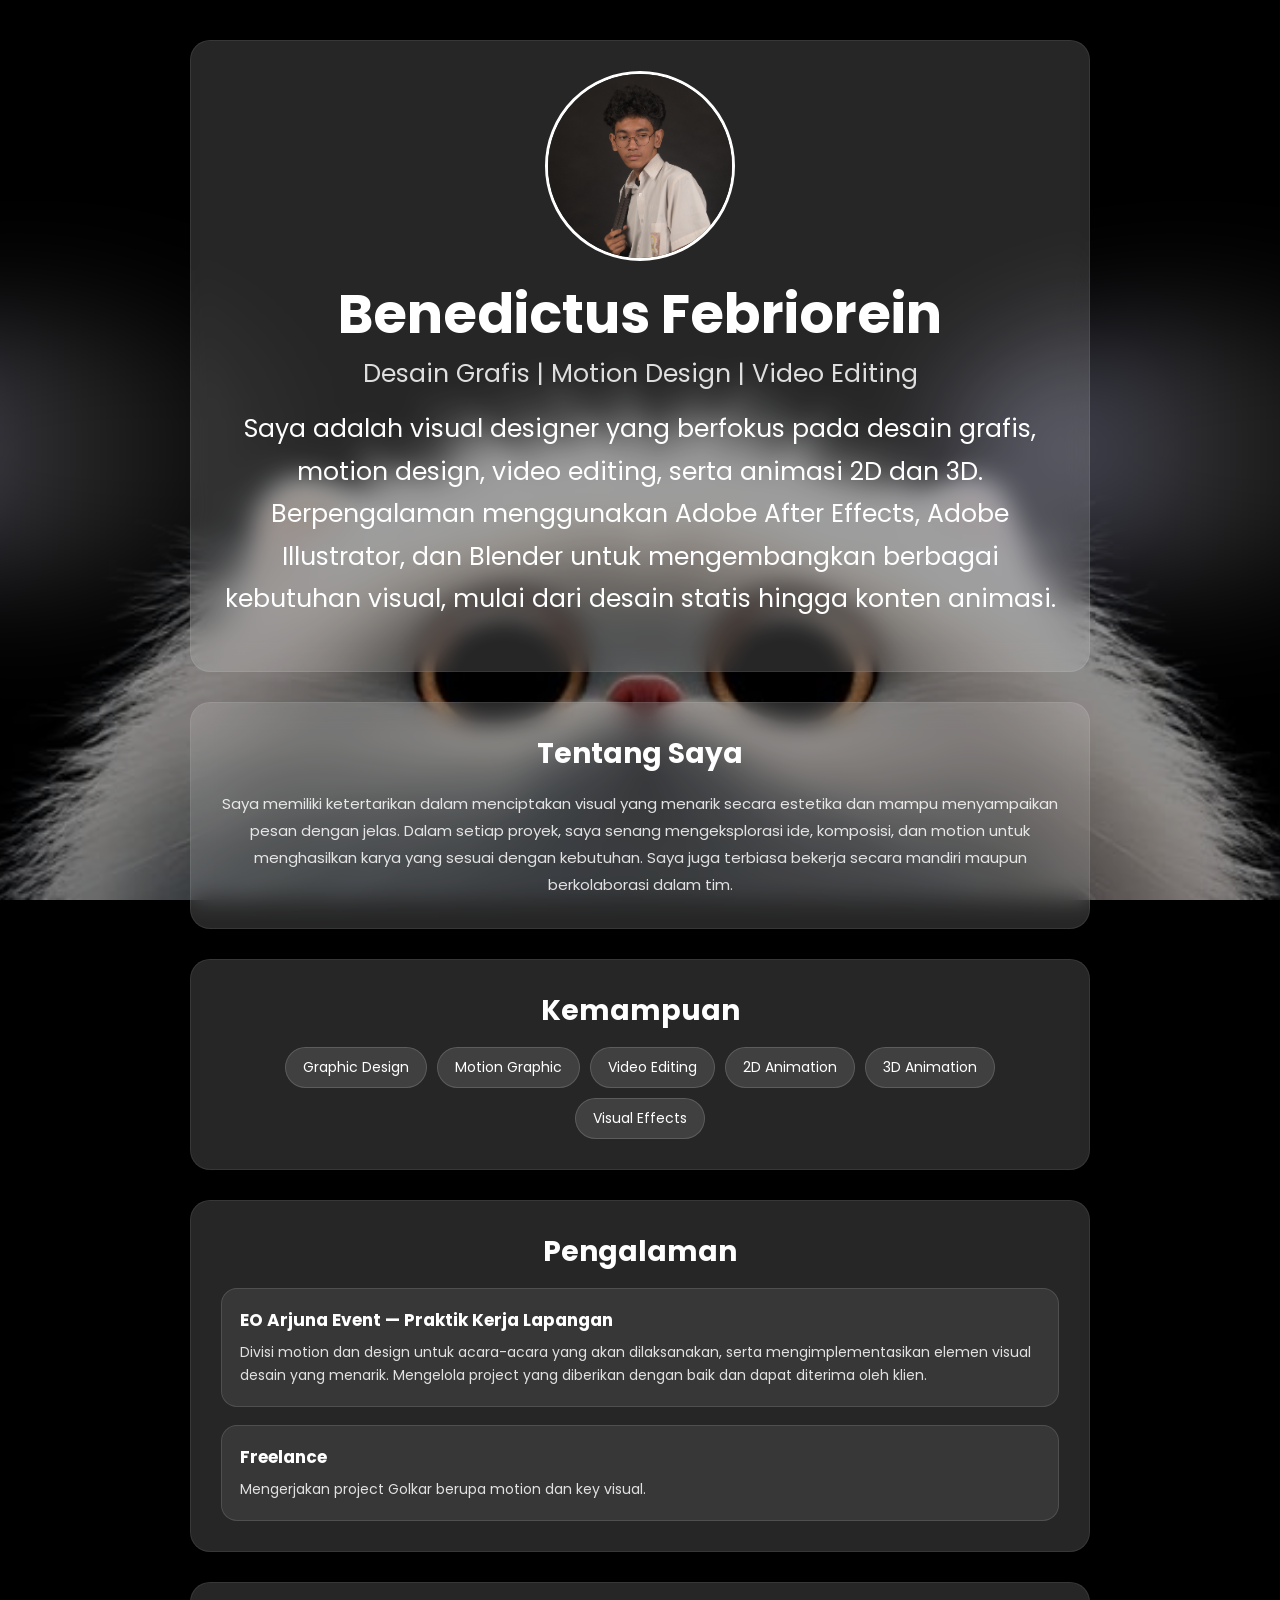
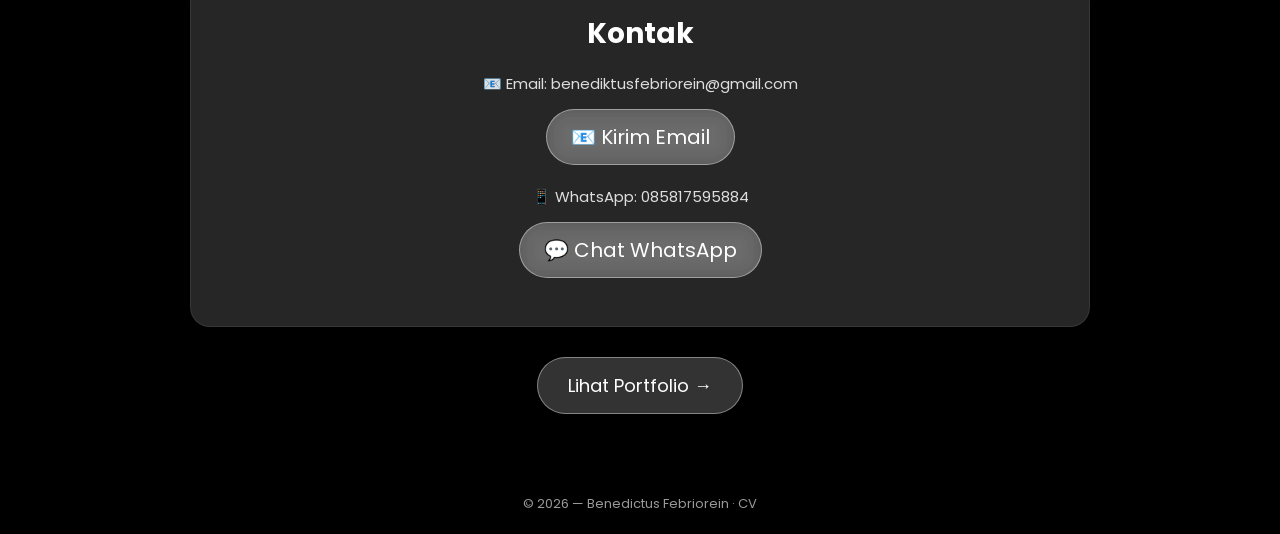
<file: index.html>
<!DOCTYPE html>
<html lang="id">

<head>
  <meta charset="UTF-8">
  <title>CV — Benedictus Febriorein</title>
  <meta name="viewport" content="width=device-width, initial-scale=1.0">

  <link href="https://fonts.googleapis.com/css2?family=Poppins:wght@300;400;500;600&display=swap" rel="stylesheet">

  <link rel="stylesheet" href="style.css">
</head>

<body>

  <!-- BACKGROUND -->
  <div class="bg-image"></div>
  <div class="overlay"></div>

  <!-- PARTICLES -->
  <div class="particles"></div>

  <!-- AMBIENT LIGHT -->
  <div class="ambient-shape left"></div>
  <div class="ambient-shape right"></div>

  <!-- MAIN -->
  <main class="container">

    <!-- PROFILE -->
    <section class="about glass">

      <img src="BENED.png" alt="Foto Profil">

      <h1>Benedictus Febriorein</h1>

      <p class="role">
        Desain Grafis | Motion Design | Video Editing
      </p>

      <p class="cv">
       Saya adalah visual designer yang berfokus pada desain grafis, motion design, video editing, serta animasi 2D dan 3D.
        Berpengalaman menggunakan Adobe After Effects, Adobe Illustrator, dan Blender untuk mengembangkan berbagai kebutuhan visual, mulai dari desain statis hingga konten animasi.
      </p>

    </section>


    <!-- TENTANG SAYA -->
    <section class="cv-section glass">

      <h2>Tentang Saya</h2>

      <p>
        Saya memiliki ketertarikan dalam menciptakan visual yang menarik secara estetika dan mampu menyampaikan pesan dengan jelas.
        Dalam setiap proyek, saya senang mengeksplorasi ide, komposisi, dan motion untuk menghasilkan karya yang sesuai dengan kebutuhan.
        Saya juga terbiasa bekerja secara mandiri maupun berkolaborasi dalam tim.
      </p>

    </section>


    <!-- KEAHLIAN -->
    <section class="cv-section glass">

      <h2>Kemampuan</h2>

      <div class="skill-list">

        <span>Graphic Design</span>
        <span>Motion Graphic</span>
        <span>Video Editing</span>
        <span>2D Animation</span>
        <span>3D Animation</span>
        <span>Visual Effects</span>

      </div>

    </section>


    <!-- PENGALAMAN -->
    <section class="cv-section glass">

      <h2>Pengalaman</h2>

      <div class="experience-list">

        <div class="experience-item">
          <h3>EO Arjuna Event — Praktik Kerja Lapangan</h3>
          <p>
            Divisi motion dan design untuk acara-acara yang akan dilaksanakan,
            serta mengimplementasikan elemen visual desain yang menarik.
            Mengelola project yang diberikan dengan baik dan dapat diterima oleh klien.
          </p>
        </div>

        <div class="experience-item">
          <h3>Freelance</h3>
          <p>
            Mengerjakan project Golkar berupa motion dan key visual.
          </p>
        </div>

      </div>

    </section>


    <!-- CONTACT -->
    <section class="cv-section glass contact-box">

      <h2>Kontak</h2>

      <p>
        📧 Email:
        <strong>benediktusfebriorein@gmail.com</strong>
      </p>

      <a
        href="mailto:benediktusfebriorein@gmail.com"
        class="btn glass-btn"
      >
        📧 Kirim Email
      </a>

      <p>
        📱 WhatsApp:
        <strong>085817595884</strong>
      </p>

      <a
        href="https://wa.me/6285817595884"
        class="btn glass-btn"
        target="_blank"
        rel="noopener noreferrer"
      >
        💬 Chat WhatsApp
      </a>
    </section>


    <!-- GO TO PORTFOLIO -->
    <div class="page-navigation">

      <a href="portfolio.html" class="btn glass-btn portfolio-btn">
        Lihat Portfolio →
      </a>

    </div>

  </main>


  <!-- FOOTER -->
  <footer class="credit">
    © 2026 — Benedictus Febriorein · CV
  </footer>


  <script src="script.js"></script>

</body>
</html>
</file>
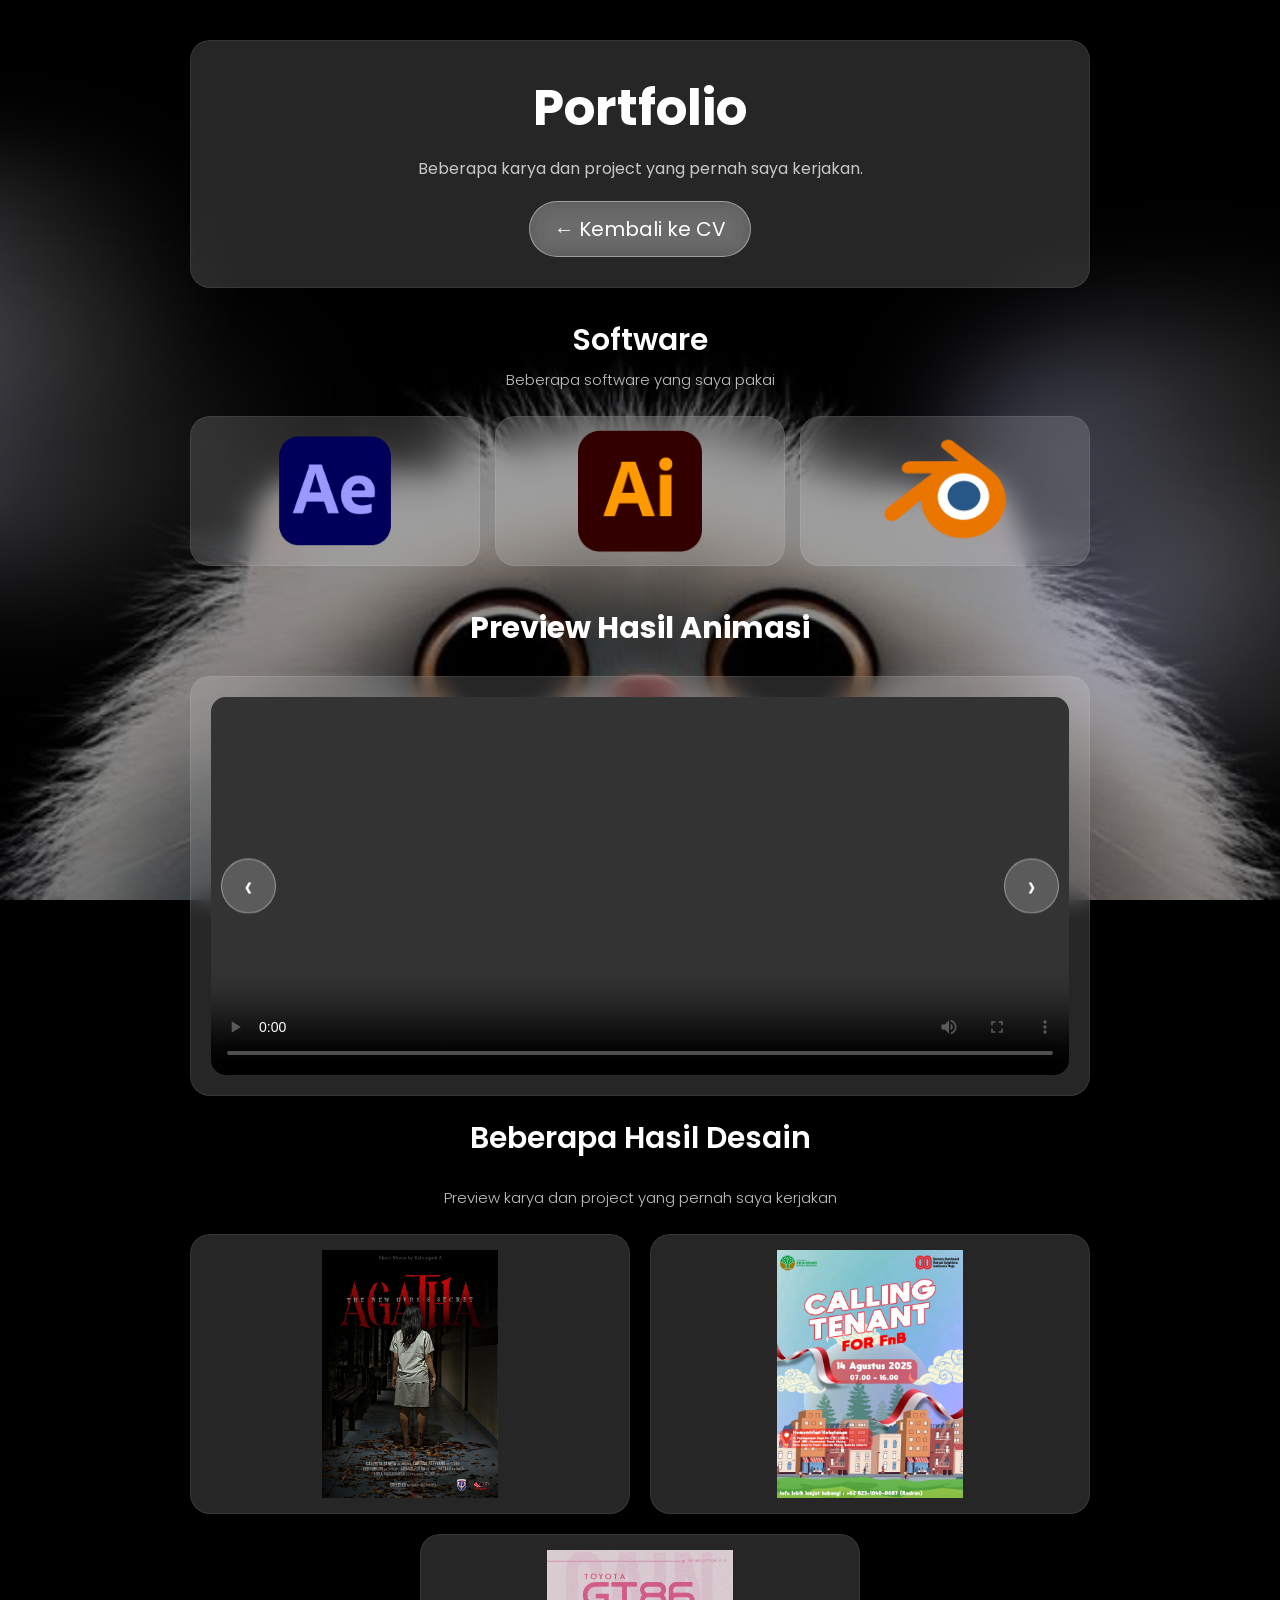
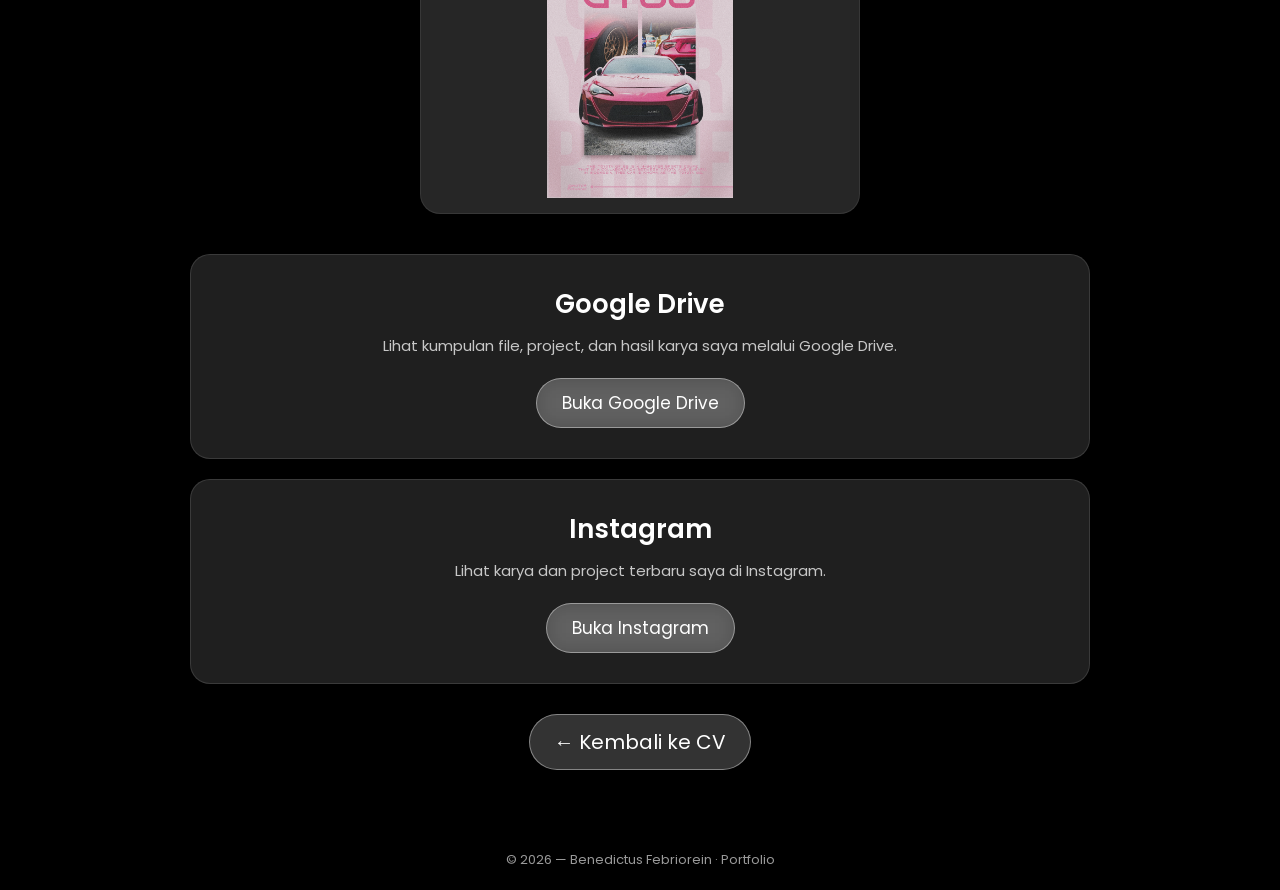
<file: portfolio.html>
<!DOCTYPE html>
<html lang="id">

<head>
  <meta charset="UTF-8">
  <title>Portfolio — Benedictus Febriorein</title>
  <meta name="viewport" content="width=device-width, initial-scale=1.0">

  <link href="https://fonts.googleapis.com/css2?family=Poppins:wght@300;400;500;600&display=swap" rel="stylesheet">

  <link rel="stylesheet" href="style.css">
</head>

<body>

  <!-- BACKGROUND -->
  <div class="bg-image"></div>
  <div class="overlay"></div>

  <!-- PARTICLES -->
  <div class="particles"></div>

  <!-- AMBIENT LIGHT -->
  <div class="ambient-shape left"></div>
  <div class="ambient-shape right"></div>
  <div class="ambient-shape mid-left"></div>
  <div class="ambient-shape mid-right"></div>


  <!-- MAIN -->
  <main class="container">


    <!-- HEADER -->
    <section class="page-header glass">

      <h1>Portfolio</h1>

      <p>
        Beberapa karya dan project yang pernah saya kerjakan.
      </p>

      <a href="index.html" class="btn glass-btn">
        ← Kembali ke CV
      </a>

    </section>


    <!-- SOFTWARE -->
    <div class="gallery-title">

      <h2>Software</h2>

      <p>
        Beberapa software yang saya pakai
      </p>

    </div>


    <section class="gallery software-gallery">

      <div class="glass png-box">

        <img
          src="AFTER EFFECT.png"
          alt="Adobe After Effects"
        >

      </div>


      <div class="glass png-box">

        <img
          src="ILLUSTRATOR.png"
          alt="Adobe Illustrator"
        >

      </div>


      <div class="glass png-box">

        <img
          src="BLENDER.png"
          alt="Blender"
        >

      </div>

    </section>


    <!-- VIDEO -->
    <section class="portfolio">

      <h2>Preview Hasil Animasi</h2>

      <div class="glass video-box">

        <div class="slider">

          <button
            class="nav glass-btn"
            onclick="prevSlide()"
          >
            ‹
          </button>


          <!-- VIDEO 1 -->
          <video
            class="slide active"
            controls
          >

            <source
              src="ANIMASI GAWANGAN SINARMAS.mp4"
              type="video/mp4"
            >

          </video>


          <!-- VIDEO 2 -->
          <video
            class="slide"
            controls
          >

            <source
              src="GOLKAR.mp4"
              type="video/mp4"
            >

          </video>


          <button
            class="nav glass-btn"
            onclick="nextSlide()"
          >
            ›
          </button>

        </div>

      </div>


      <!-- HASIL DESAIN -->
      <div class="gallery-title">

        <h2>Beberapa Hasil Desain</h2>

        <p>
          Preview karya dan project yang pernah saya kerjakan
        </p>

      </div>


      <section class="gallery">

        <div class="glass png-box">

          <img
            src="POSTER AGATHA (result).jpg"
            alt="Hasil Desain 1"
          >

        </div>


        <div class="glass png-box">

          <img
            src="POSTER CALLING TENANT KLHK.jpg"
            alt="Hasil Desain 2"
          >

        </div>


        <div class="glass png-box png-bottom">

          <img
            src="POSTER DSN.jpg"
            alt="Hasil Desain 3"
          >

        </div>

      </section>


      <!-- GOOGLE DRIVE -->
      <div class="glass link-box">

        <h3>Google Drive</h3>

        <p>
          Lihat kumpulan file, project, dan hasil karya saya
          melalui Google Drive.
        </p>

        <a
          href="https://drive.google.com/drive/folders/1oE4mKmVsFOxpe-XIDB06rcjWtzPXiiIp"
          class="btn glass-btn"
          target="_blank"
          rel="noopener noreferrer"
        >
          Buka Google Drive
        </a>

      </div>


      <!-- INSTAGRAM -->
      <div class="glass link-box">

        <h3>Instagram</h3>

        <p>
          Lihat karya dan project terbaru saya di Instagram.
        </p>

        <a
          href="https://www.instagram.com/benedictfebs/"
          class="btn glass-btn"
          target="_blank"
          rel="noopener noreferrer"
        >
          Buka Instagram
        </a>

      </div>


      <!-- BACK TO CV -->
      <div class="page-navigation">

        <a
          href="index.html"
          class="btn glass-btn"
        >
          ← Kembali ke CV
        </a>

      </div>

    </section>

  </main>


  <!-- FOOTER -->
  <footer class="credit">
    © 2026 — Benedictus Febriorein · Portfolio
  </footer>


  <script src="script.js"></script>

</body>
</html>
</file>
<file: style.css>
/* =========================================
   RESET
========================================= */

* {
  margin: 0;
  padding: 0;
  box-sizing: border-box;
  font-family: 'Poppins', sans-serif;
}

html {
  scroll-behavior: smooth;
}

body {
  min-height: 100vh;
  overflow-x: hidden;
  color: white;
  background: #000;
}


/* =========================================
   FOTO BACKGROUND
========================================= */

.bg-image {
  position: fixed;
  inset: 0;

  width: 100%;
  height: 100%;

  background-image: url("BACKGROUND.jpg");
  background-size: cover;
  background-position: center;
  background-repeat: no-repeat;

  z-index: -3;
}

/* OVERLAY */

.overlay {
  position: fixed;
  inset: 0;

  background: rgba(0, 0, 0, 0.45);

  z-index: -2;
}


/* =========================================
   DARK OVERLAY
========================================= */

.overlay {
  position: fixed;
  inset: 0;

  background: rgba(0, 0, 0, 0.45);

  z-index: -2;
}


/* =========================================
   AMBIENT SHAPES
========================================= */

.ambient-shape {
  position: fixed;

  top: 50%;

  width: 520px;
  height: 260px;

  background: linear-gradient(
    90deg,
    rgba(200, 200, 255, 0.45),
    rgba(255, 255, 255, 0.15),
    transparent
  );

  border-radius: 100%;

  filter: blur(60px);

  transform: translateY(-50%);

  animation: turbulence 6s ease-in-out infinite;

  pointer-events: none;

  z-index: -1;
}

.ambient-shape.left {
  left: -200px;
}

.ambient-shape.right {
  right: -200px;

  animation-delay: 3s;
}

.ambient-shape.mid-left {
  left: -250px;
  top: 30%;

  transform: translateY(-50%) scale(0.8);

  animation-delay: 2s;
}

.ambient-shape.mid-right {
  right: -250px;
  top: 70%;

  transform: translateY(-50%) scale(0.9);

  animation-delay: 4s;
}


/* =========================================
   AMBIENT ANIMATION
========================================= */

@keyframes turbulence {

  0% {
    transform: translateY(-50%) scale(1) rotate(0deg);
  }

  30% {
    transform: translateY(-60%) scale(1.35) rotate(10deg);
  }

  60% {
    transform: translateY(-45%) scale(1.15) rotate(-8deg);
  }

  100% {
    transform: translateY(-50%) scale(1) rotate(0deg);
  }

}


/* =========================================
   MAIN CONTAINER
========================================= */

.container {
  position: relative;

  width: 90%;
  max-width: 900px;

  margin: auto;

  padding: 40px 0;

  z-index: 2;
}


/* =========================================
   GLASS
========================================= */

.glass {
  background: rgba(255, 255, 255, 0.15);

  backdrop-filter: blur(12px);
  -webkit-backdrop-filter: blur(12px);

  border: 1px solid rgba(255, 255, 255, 0.08);

  border-radius: 20px;

  padding: 30px;

  margin-bottom: 30px;
}


/* =========================================
   ABOUT / PROFILE
========================================= */

.about {
  text-align: center;
}

.about img {
  width: 190px;
  height: 190px;

  object-fit: cover;

  border-radius: 50%;

  border: 3px solid white;

  margin-bottom: 15px;
}

.about h1 {
  font-size: 54px;

  line-height: 1.15;

  margin-bottom: 10px;
}

.role {
  font-size: 25px;

  opacity: 0.85;

  margin-bottom: 15px;
}

.cv {
  font-size: 25px;

  line-height: 1.7;

  margin-bottom: 20px;
}


/* =========================================
   BUTTON
========================================= */

.btn,
.glass-btn {
  display: inline-block;

  padding: 12px 24px;

  border-radius: 30px;

  text-decoration: none;

  color: white;

  border: 1px solid rgba(255, 255, 255, 0.4);

  background: rgba(255, 255, 255, 0.2);

  backdrop-filter: blur(10px);
  -webkit-backdrop-filter: blur(10px);

  transition: 0.3s ease;

  cursor: pointer;
}

.btn {
  font-size: 20px;
}

.btn:hover,
.glass-btn:hover {
  transform: translateY(-3px) scale(1.05);

  background: rgba(255, 255, 255, 0.35);
}


/* =========================================
   GALLERY TITLE
========================================= */

.gallery-title {
  text-align: center;

  margin: 10px 0 25px;
}

.gallery-title h2 {
  font-size: 30px;

  font-weight: 600;

  margin-bottom: 5px;
}

.gallery-title p {
  font-size: 15px;

  font-weight: 300;

  opacity: 0.75;
}


/* =========================================
   GENERAL GALLERY
   2 ATAS + 1 BAWAH
========================================= */

.gallery {
  display: grid;

  grid-template-columns:
    repeat(2, minmax(0, 1fr));

  gap: 20px;

  width: 100%;

  margin-bottom: 40px;
}


/* =========================================
   PNG BOX
========================================= */

.png-box {
  height: 280px;

  padding: 15px;

  margin-bottom: 0;

  display: flex;

  justify-content: center;
  align-items: center;

  overflow: hidden;

  border-radius: 20px;

  transition:
    transform 0.4s ease,
    background 0.4s ease;
}

.png-box img {
  width: 100%;
  height: 100%;

  object-fit: contain;

  display: block;

  border-radius: 12px;

  transition: transform 0.4s ease;
}


/* =========================================
   DESAIN KE-3 DI TENGAH
========================================= */

.png-bottom {
  grid-column: 1 / 3;

  width: calc(50% - 10px);

  justify-self: center;
}


/* =========================================
   PNG HOVER
========================================= */

.png-box:hover {
  transform: translateY(-8px) scale(1.02);

  background: rgba(255, 255, 255, 0.2);
}

.png-box:hover img {
  transform: scale(1.03);
}


/* =========================================
   SOFTWARE
   3 SEJAJAR
========================================= */

.software-gallery {
  grid-template-columns: repeat(3, 1fr);

  gap: 15px;
}

.software-gallery .png-box {
  height: 150px;

  padding: 12px;

  margin-bottom: 0;
}

.software-gallery .png-box img {
  width: 100%;
  height: 100%;

  object-fit: contain;
}


/* Hilangkan aturan PNG bawah
   khusus software */

.software-gallery .png-bottom {
  grid-column: auto;

  width: 100%;
}


/* =========================================
   PORTFOLIO VIDEO
========================================= */

.portfolio {
  width: 100%;
}

.portfolio h2 {
  text-align: center;

  font-size: 30px;

  margin-bottom: 25px;
}


/* =========================================
   VIDEO BOX
========================================= */

.video-box {
  position: relative;

  width: 100%;

  aspect-ratio: 16 / 9;

  max-height: 420px;

  padding: 20px;

  overflow: hidden;

  border-radius: 20px;

  margin-bottom: 20px;
}

.slider {
  position: relative;

  width: 100%;
  height: 100%;
}

.slide {
  width: 100%;
  height: 100%;

  max-height: 380px;

  object-fit: contain;

  border-radius: 15px;

  display: none;

  background: rgba(0, 0, 0, 0.25);
}

.slide.active {
  display: block;
}


/* =========================================
   VIDEO NAVIGATION
========================================= */

.nav {
  position: absolute;

  top: 50%;

  transform: translateY(-50%);

  z-index: 5;

  width: 55px;
  height: 55px;

  padding: 0;

  display: flex;

  justify-content: center;
  align-items: center;

  font-size: 32px;

  border-radius: 50%;
}

.nav:first-child {
  left: 10px;
}

.nav:last-child {
  right: 10px;
}


/* =========================================
   DRIVE & INSTAGRAM
   ATAS - BAWAH
========================================= */

.link-box {
  width: 100%;

  padding: 30px;

  margin-bottom: 20px;

  text-align: center;

  background: rgba(255, 255, 255, 0.12);

  backdrop-filter: blur(15px);
  -webkit-backdrop-filter: blur(15px);

  border: 1px solid rgba(255, 255, 255, 0.12);

  border-radius: 20px;

  transition:
    transform 0.4s ease,
    background 0.4s ease,
    box-shadow 0.4s ease;
}

.link-box h3 {
  font-size: 26px;

  font-weight: 600;

  margin-bottom: 10px;
}

.link-box p {
  max-width: 600px;

  margin: 0 auto 20px;

  font-size: 15px;

  line-height: 1.6;

  opacity: 0.75;
}

.link-box .btn {
  font-size: 17px;

  padding: 11px 25px;
}

.link-box:hover {
  transform: translateY(-5px);

  background: rgba(255, 255, 255, 0.18);

  box-shadow:
    0 10px 35px rgba(0, 0, 0, 0.2),
    0 0 25px rgba(255, 255, 255, 0.08);
}


/* =========================================
   FOOTER
========================================= */

.credit {
  position: relative;

  z-index: 2;

  text-align: center;

  font-size: 13px;

  color: rgba(255, 255, 255, 0.6);

  margin: 10px 0 20px;
}


/* =========================================
   FALLING PARTICLES
========================================= */

.particles {
  position: fixed;

  inset: 0;

  width: 100%;
  height: 100%;

  pointer-events: none;

  overflow: hidden;

  z-index: 20;
}

.particle {
  position: absolute;

  top: -20px;

  width: 3px;
  height: 3px;

  background: rgba(255, 255, 255, 0.8);

  border-radius: 50%;

  box-shadow:
    0 0 6px rgba(255, 255, 255, 0.8),
    0 0 12px rgba(255, 255, 255, 0.3);

  animation: particleFall linear infinite;
}

@keyframes particleFall {

  0% {
    transform:
      translate3d(0, -20px, 0);

    opacity: 0;
  }

  10% {
    opacity: 0.8;
  }

  50% {
    transform:
      translate3d(40px, 50vh, 0);

    opacity: 0.6;
  }

  100% {
    transform:
      translate3d(-40px, 110vh, 0);

    opacity: 0;
  }
}


/* =========================================
   MOBILE
========================================= */

@media (max-width: 768px) {

  .container {
    width: 92%;

    padding: 25px 0;
  }

  .about h1 {
    font-size: 40px;
  }

  .role {
    font-size: 20px;
  }

  .cv {
    font-size: 18px;
  }

  .portfolio h2 {
    font-size: 26px;
  }
}


@media (max-width: 600px) {

  .container {
    width: 92%;
  }

  .glass {
    padding: 20px;
  }

  .about img {
    width: 150px;
    height: 150px;
  }

  .about h1 {
    font-size: 32px;
  }

  .role {
    font-size: 16px;
  }

  .cv {
    font-size: 15px;

    line-height: 1.6;
  }

  .gallery-title h2 {
    font-size: 24px;
  }

  .gallery-title p {
    font-size: 13px;
  }

  /* SOFTWARE TETAP 3 SEJAJAR */

  .software-gallery {
    grid-template-columns:
      repeat(3, 1fr);

    gap: 8px;
  }

  .software-gallery .png-box {
    height: 100px;

    padding: 8px;
  }


  /* HASIL DESAIN */

  .gallery:not(.software-gallery) {
    grid-template-columns: 1fr;

    gap: 15px;
  }

  .gallery:not(.software-gallery) .png-box {
    height: 250px;
  }

  .gallery:not(.software-gallery) .png-bottom {
    grid-column: auto;

    width: 100%;
  }


  /* VIDEO */

  .video-box {
    padding: 10px;
  }

  .nav {
    width: 45px;
    height: 45px;

    font-size: 26px;
  }


  /* LINK */

  .link-box {
    padding: 25px 18px;
  }

  .link-box h3 {
    font-size: 22px;
  }

  .link-box p {
    font-size: 14px;
  }

  .link-box .btn {
    font-size: 15px;

    padding: 10px 20px;
  }


  /* BUTTON */

  .buttons {
    flex-direction: column;
  }

}

/* =========================================
   PAGE HEADER
========================================= */

.page-header {
  text-align: center;
}

.page-header h1 {
  font-size: 50px;
  margin-bottom: 10px;
}

.page-header p {
  font-size: 16px;
  opacity: 0.75;
  margin-bottom: 20px;
}


/* =========================================
   CV SECTION
========================================= */

.cv-section {
  text-align: center;
}

.cv-section h2 {
  font-size: 28px;
  margin-bottom: 15px;
}

.cv-section p {
  font-size: 15px;
  line-height: 1.8;
  opacity: 0.85;
}


/* =========================================
   SKILLS
========================================= */

.skill-list {
  display: flex;
  justify-content: center;
  align-items: center;
  flex-wrap: wrap;

  gap: 10px;
}

.skill-list span {
  padding: 9px 17px;

  border-radius: 25px;

  background: rgba(255, 255, 255, 0.12);

  border: 1px solid rgba(255, 255, 255, 0.15);

  font-size: 14px;

  transition: 0.3s ease;
}

.skill-list span:hover {
  background: rgba(255, 255, 255, 0.25);

  transform: translateY(-3px);
}


/* =========================================
   CONTACT
========================================= */

.contact-box {
  text-align: center;
}

.contact-box strong {
  font-weight: 400;
}


/* =========================================
   PAGE NAVIGATION
========================================= */

.page-navigation {
  display: flex;

  justify-content: center;

  margin: 30px 0;
}

.portfolio-btn {
  padding: 14px 30px;

  font-size: 18px;
}


/* =========================================
   MOBILE CV
========================================= */

@media (max-width: 600px) {

  .page-header h1 {
    font-size: 36px;
  }

  .page-header p {
    font-size: 14px;
  }

  .cv-section h2 {
    font-size: 24px;
  }

  .cv-section p {
    font-size: 14px;
  }

  .skill-list span {
    font-size: 12px;

    padding: 8px 13px;
  }

}

/* =========================================
   EXPERIENCE
========================================= */

.experience-list {
  display: flex;
  flex-direction: column;
  gap: 18px;
  text-align: left;
}

.experience-item {
  padding: 18px;
  border-radius: 16px;
  background: rgba(255, 255, 255, 0.08);
  border: 1px solid rgba(255, 255, 255, 0.12);
}

.experience-item h3 {
  font-size: 17px;
  margin-bottom: 8px;
}

.experience-item p {
  font-size: 14px;
  line-height: 1.7;
}

.contact-box p {
  margin-bottom: 12px;
}

.contact-box .btn {
  margin-bottom: 18px;
}

@media (max-width: 600px) {
  .experience-item h3 {
    font-size: 15px;
  }

  .experience-item p {
    font-size: 13px;
  }
}
</file>
